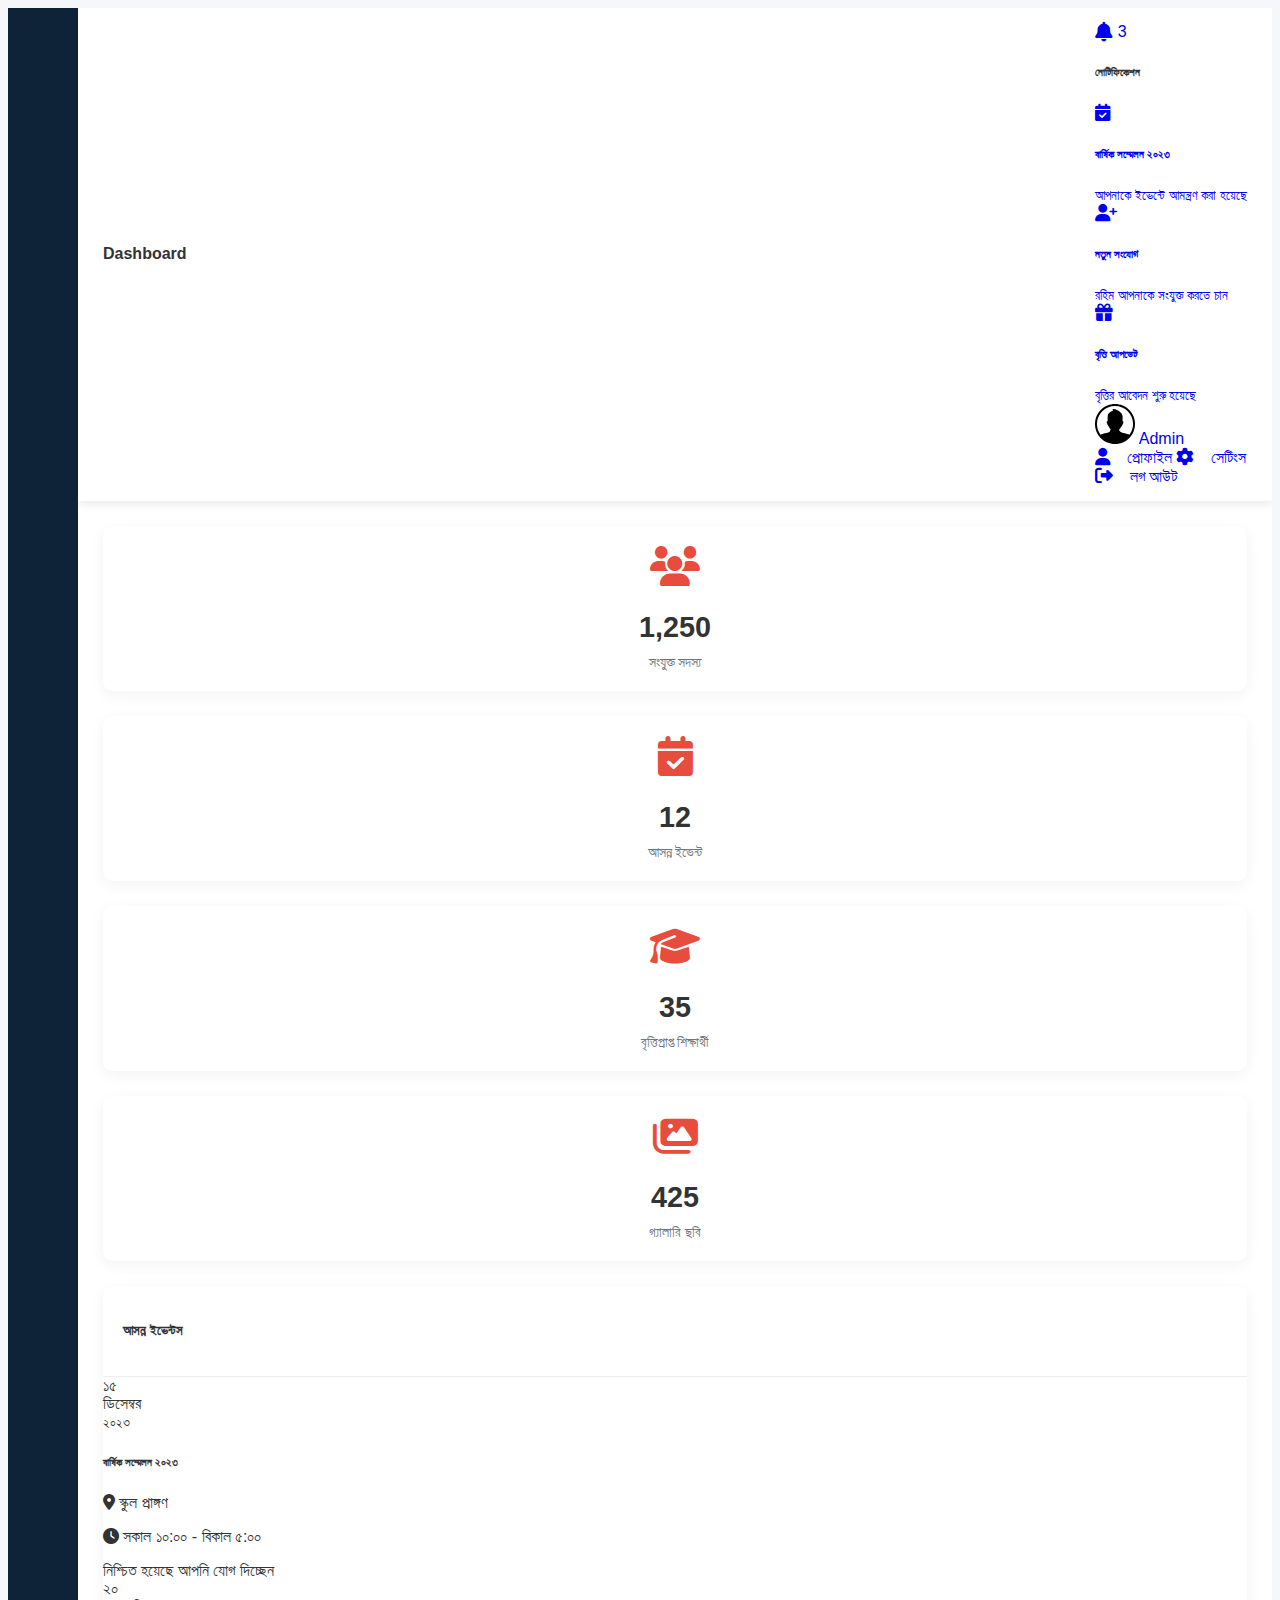
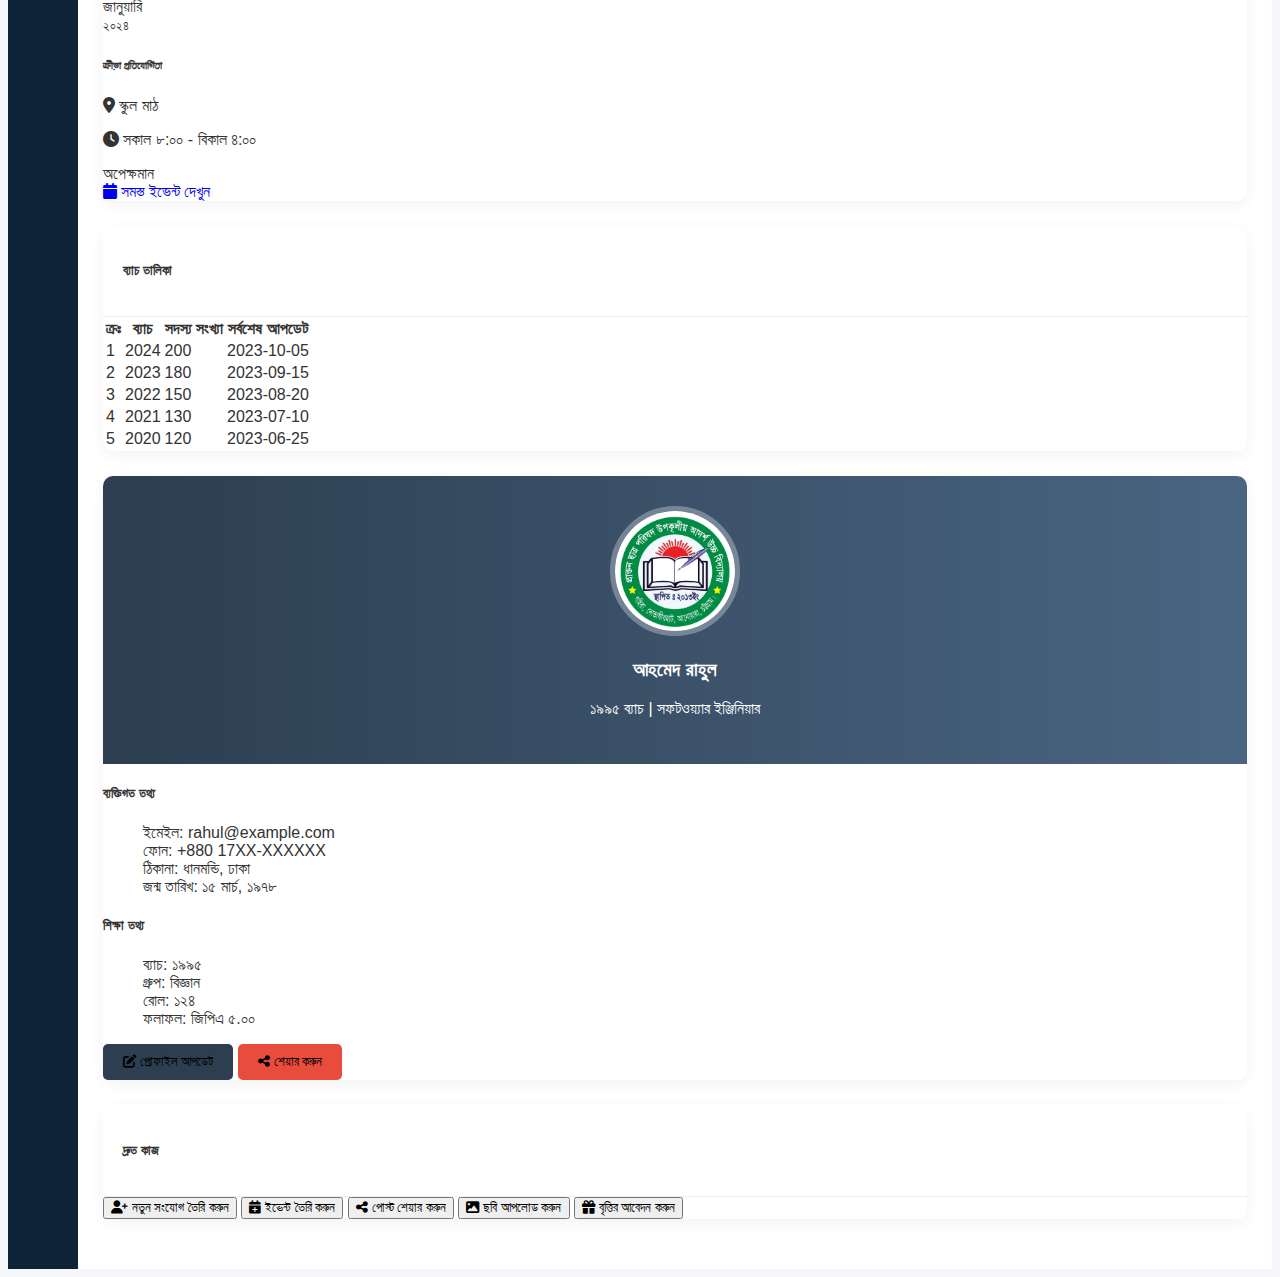
<file: dashboard.html>
<!DOCTYPE html>
<html>

<head>
    <meta charset="UTF-8">
    <meta http-equiv="X-UA-Compatible" content="IE=edge">
    <meta name="viewport" content="width=device-width, initial-scale=1.0">
    <title>Dashboard</title>
    <link href="https://cdn.lineicons.com/4.0/lineicons.css" rel="stylesheet" />
    <link href="https://cdn.jsdelivr.net/npm/bootstrap@5.3.2/dist/css/bootstrap.min.css" rel="stylesheet"
        integrity="sha384-T3c6CoIi6uLrA9TneNEoa7RxnatzjcDSCmG1MXxSR1GAsXEV/Dwwykc2MPK8M2HN" crossorigin="anonymous">
        <!-- Font Awesome -->
    <link rel="stylesheet" href="https://cdnjs.cloudflare.com/ajax/libs/font-awesome/6.4.0/css/all.min.css">
    <link rel="stylesheet" href="assets/css/dashboard.css">

</head>



<body>
    <div class="wrapper">
        <aside id="sidebar">
            <div class="d-flex">
                <button class="toggle-btn" type="button">
                    <i class="lni lni-grid-alt"></i>
                </button>
                <div class="sidebar-logo">
                    <a href="#">Dashboard</a>
                </div>
            </div>
            <ul class="sidebar-nav">
                <li class="sidebar-item">
                    <a href="#" class="sidebar-link">
                        <i class="lni lni-home"></i>
                        <span>Home</span>
                    </a>
                </li>
                <li class="sidebar-item">
                    <a href="#" class="sidebar-link">
                        <i class="lni lni-user"></i>
                        <span>Profile</span>
                    </a>
                </li>
                <li class="sidebar-item">
                    <a href="#" class="sidebar-link">
                        <i class="lni lni-agenda"></i>
                        <span>Task</span>
                    </a>
                </li>
                <li class="sidebar-item">
                    <a href="#" class="sidebar-link collapsed has-dropdown" data-bs-toggle="collapse"
                        data-bs-target="#auth" aria-expanded="false" aria-controls="auth">
                        <i class="lni lni-protection"></i>
                        <span>Auth</span>
                    </a>
                    <ul id="auth" class="sidebar-dropdown list-unstyled collapse" data-bs-parent="#sidebar">
                        <li class="sidebar-item">
                            <a href="#" class="sidebar-link">Login</a>
                        </li>
                        <li class="sidebar-item">
                            <a href="#" class="sidebar-link">Register</a>
                        </li>
                    </ul>
                </li>
                <li class="sidebar-item">
                    <a href="#" class="sidebar-link collapsed has-dropdown" data-bs-toggle="collapse"
                        data-bs-target="#multi" aria-expanded="false" aria-controls="multi">
                        <i class="lni lni-layout"></i>
                        <span>Multi Level</span>
                    </a>
                    <ul id="multi" class="sidebar-dropdown list-unstyled collapse" data-bs-parent="#sidebar">
                        <li class="sidebar-item">
                            <a href="#" class="sidebar-link collapsed" data-bs-toggle="collapse"
                                data-bs-target="#multi-two" aria-expanded="false" aria-controls="multi-two">
                                Two Links
                            </a>
                            <ul id="multi-two" class="sidebar-dropdown list-unstyled collapse">
                                <li class="sidebar-item">
                                    <a href="#" class="sidebar-link">Link 1</a>
                                </li>
                                <li class="sidebar-item">
                                    <a href="#" class="sidebar-link">Link 2</a>
                                </li>
                            </ul>
                        </li>
                    </ul>
                </li>
                <li class="sidebar-item">
                    <a href="#" class="sidebar-link">
                        <i class="lni lni-popup"></i>
                        <span>Notification</span>
                    </a>
                </li>
                <li class="sidebar-item">
                    <a href="#" class="sidebar-link">
                        <i class="lni lni-cog"></i>
                        <span>Setting</span>
                    </a>
                </li>
            </ul>
            <div class="sidebar-footer">
                <a href="#" class="sidebar-link">
                    <i class="lni lni-exit"></i>
                    <span>Logout</span>
                </a>
            </div>
        </aside>



        <div class="main">
        <!-- Topbar -->
            <div class="topbar">
                <div>
                    <h4>Dashboard</h4>
                </div>
                <div class="d-flex align-items-center">
                    <div class="dropdown me-4">
                        <a href="#" class="text-dark" id="notificationDropdown" data-bs-toggle="dropdown">
                            <i class="fas fa-bell fa-lg"></i>
                            <span class="badge bg-danger rounded-pill">3</span>
                        </a>
                        <div class="dropdown-menu dropdown-menu-end" aria-labelledby="notificationDropdown">
                            <h6 class="dropdown-header">নোটিফিকেশন</h6>
                            <a class="dropdown-item" href="#">
                                <div class="d-flex">
                                    <div class="flex-shrink-0 me-3">
                                        <i class="fas fa-calendar-check text-primary"></i>
                                    </div>
                                    <div class="flex-grow-1">
                                        <h6 class="mb-0">বার্ষিক সম্মেলন ২০২৩</h6>
                                        <small class="text-muted">আপনাকে ইভেন্টে আমন্ত্রণ করা হয়েছে</small>
                                    </div>
                                </div>
                            </a>
                            <a class="dropdown-item" href="#">
                                <div class="d-flex">
                                    <div class="flex-shrink-0 me-3">
                                        <i class="fas fa-user-plus text-success"></i>
                                    </div>
                                    <div class="flex-grow-1">
                                        <h6 class="mb-0">নতুন সংযোগ</h6>
                                        <small class="text-muted">রহিম আপনাকে সংযুক্ত করতে চান</small>
                                    </div>
                                </div>
                            </a>
                            <a class="dropdown-item" href="#">
                                <div class="d-flex">
                                    <div class="flex-shrink-0 me-3">
                                        <i class="fas fa-gift text-warning"></i>
                                    </div>
                                    <div class="flex-grow-1">
                                        <h6 class="mb-0">বৃত্তি আপডেট</h6>
                                        <small class="text-muted">বৃত্তির আবেদন শুরু হয়েছে</small>
                                    </div>
                                </div>
                            </a>
                        </div>
                    </div>

 <!-- top right Profile Dropdown section -->
                    <div class="dropdown">
                        <a href="#" class="d-flex align-items-center text-decoration-none dropdown-toggle" id="userDropdown" data-bs-toggle="dropdown">
                            <img src="assets/images/svg/profile.svg" alt="User" class="rounded-circle me-2" width="40" height="40">
                            <span>Admin</span>
                        </a>
                        <div class="dropdown-menu dropdown-menu-end" aria-labelledby="userDropdown">
                            <a class="dropdown-item" href="profile.html">
                                <i class="fas fa-user me-2"></i> প্রোফাইল
                            </a>
                            <a class="dropdown-item" href="#">
                                <i class="fas fa-cog me-2"></i> সেটিংস
                            </a>
                            <div class="dropdown-divider"></div>
                            <a class="dropdown-item" href="index.html">
                                <i class="fas fa-sign-out-alt me-2"></i> লগ আউট
                            </a>
                        </div>
                    </div>
                </div>
            </div>


            <!-- Main Content -->
            <!-- Content Area -->
            <div class="content-area">
                
                <!-- Stats Row -->
                <div class="row">
                    <div class="col-md-3">
                        <div class="card stat-card">
                            <i class="fas fa-users"></i>
                            <div class="number">1,250</div>
                            <div class="label">সংযুক্ত সদস্য</div>
                        </div>
                    </div>
                    <div class="col-md-3">
                        <div class="card stat-card">
                            <i class="fas fa-calendar-check"></i>
                            <div class="number">12</div>
                            <div class="label">আসন্ন ইভেন্ট</div>
                        </div>
                    </div>
                    <div class="col-md-3">
                        <div class="card stat-card">
                            <i class="fas fa-graduation-cap"></i>
                            <div class="number">35</div>
                            <div class="label">বৃত্তিপ্রাপ্ত শিক্ষার্থী</div>
                        </div>
                    </div>
                    <div class="col-md-3">
                        <div class="card stat-card">
                            <i class="fas fa-images"></i>
                            <div class="number">425</div>
                            <div class="label">গ্যালারি ছবি</div>
                        </div>
                    </div>
                </div>            



                <!-- Main Content Row -->
                <div class="row">

                    <!-- Left Column -->
                    <div class="col-md-8">

                        <!-- Events Card -->
                        <div class="card">
                            <div class="card-header">
                                <h5 class="mb-0">আসন্ন ইভেন্টস</h5>
                            </div>
                            
                            <div class="card-body">
                                <!-- Event Card 1 -->
                                <div class="d-flex mb-4">
                                    <div class="flex-shrink-0 me-3">
                                        <div class="bg-primary text-white text-center p-2 rounded" style="width: 80px;">
                                            <div class="fw-bold">১৫</div>
                                            <div>ডিসেম্বর</div>
                                            <small>২০২৩</small>
                                        </div>
                                    </div>
                                    <div class="flex-grow-1">
                                        <h6>বার্ষিক সম্মেলন ২০২৩</h6>
                                        <p class="text-muted mb-1">
                                            <i class="fas fa-map-marker-alt me-1"></i> স্কুল প্রাঙ্গণ
                                        </p>
                                        <p class="text-muted mb-1">
                                            <i class="fas fa-clock me-1"></i> সকাল ১০:০০ - বিকাল ৫:০০
                                        </p>
                                        <div class="mt-2">
                                            <span class="badge bg-success">নিশ্চিত হয়েছে</span>
                                            <span class="badge bg-info ms-2">আপনি যোগ দিচ্ছেন</span>
                                        </div>
                                    </div>
                                </div>
                                

                                <!-- Event Card 2 -->
                                <div class="d-flex mb-4">
                                    <div class="flex-shrink-0 me-3">
                                        <div class="bg-primary text-white text-center p-2 rounded" style="width: 80px;">
                                            <div class="fw-bold">২০</div>
                                            <div>জানুয়ারি</div>
                                            <small>২০২৪</small>
                                        </div>
                                    </div>
                                    <div class="flex-grow-1">
                                        <h6>ক্রীড়া প্রতিযোগিতা</h6>
                                        <p class="text-muted mb-1">
                                            <i class="fas fa-map-marker-alt me-1"></i> স্কুল মাঠ
                                        </p>
                                        <p class="text-muted mb-1">
                                            <i class="fas fa-clock me-1"></i> সকাল ৮:০০ - বিকাল ৪:০০
                                        </p>
                                        <div class="mt-2">
                                            <span class="badge bg-warning text-dark">অপেক্ষমান</span>
                                        </div>
                                    </div>
                                </div>
                                
                                <div class="text-center">
                                    <a href="#" class="btn btn-outline-primary">
                                        <i class="fas fa-calendar me-1"></i> সমস্ত ইভেন্ট দেখুন
                                    </a>
                                </div>
                            </div>
                        </div>

  <!-- Batch List Row -->
                 <div class="card">
                        <div class="card-header">
                            <h5 class="mb-0 fw-bold">ব্যাচ তালিকা</h5>
                        </div>
                        <table class="table table-striped table-bordered table-hover" id="batchTable">
                            <thead class="table-dark">
                                <tr>
                                    <th>ক্রঃ</th>
                                    <th>ব্যাচ</th>
                                    <th>সদস্য সংখ্যা</th>
                                    <th>সর্বশেষ আপডেট</th>
                                </tr>
                            </thead>
                            <tbody id="batchTableBody">                       
                                
                           
                            </tbody>
                        </table>


 <!-- Script for batch list -->
                    <script>
                        const batchData = [
                            {batch:'2024', members: 200, lastUpdate: '2023-10-05'},
                            {batch:'2023', members: 180, lastUpdate: '2023-09-15'},
                            {batch:'2022', members: 150, lastUpdate: '2023-08-20'},
                            {batch:'2021', members: 130, lastUpdate: '2023-07-10'},
                            {batch:'2020', members: 120, lastUpdate: '2023-06-25'}
                        ];
                        const batchTable = document.querySelector('table');
                        const batchTableBody = document.getElementById('batchTableBody');
                        batchData.forEach((batch, index) => {
                            const row = document.createElement('tr');
                            row.innerHTML = `
                                <td>${index + 1}</td>
                                <td>${batch.batch}</td>
                                <td>${batch.members}</td>
                                <td>${batch.lastUpdate}</td>
                            `;
                            batchTableBody.appendChild(row);
                        });
                       

                    </script>
                         
                 </div>



                        <!-- Profile Card -->
                        <div class="card">
                            <div class="profile-header">
                                <img src="assets/images/logo.jpeg" alt="Profile" class="profile-img">
                                <h3 class="mt-3">আহমেদ রাহুল</h3>
                                <p>১৯৯৫ ব্যাচ | সফটওয়্যার ইঞ্জিনিয়ার</p>
                            </div>
                            <div class="card-body">
                                <div class="row">
                                    <div class="col-md-6">
                                        <h5>ব্যক্তিগত তথ্য</h5>
                                        <ul class="list-group list-group-flush">
                                            <li class="list-group-item d-flex justify-content-between">
                                                <span>ইমেইল:</span>
                                                <span>rahul@example.com</span>
                                            </li>
                                            <li class="list-group-item d-flex justify-content-between">
                                                <span>ফোন:</span>
                                                <span>+880 17XX-XXXXXX</span>
                                            </li>
                                            <li class="list-group-item d-flex justify-content-between">
                                                <span>ঠিকানা:</span>
                                                <span>ধানমন্ডি, ঢাকা</span>
                                            </li>
                                            <li class="list-group-item d-flex justify-content-between">
                                                <span>জন্ম তারিখ:</span>
                                                <span>১৫ মার্চ, ১৯৭৮</span>
                                            </li>
                                        </ul>
                                    </div>
                                    <div class="col-md-6">
                                        <h5>শিক্ষা তথ্য</h5>
                                        <ul class="list-group list-group-flush">
                                            <li class="list-group-item d-flex justify-content-between">
                                                <span>ব্যাচ:</span>
                                                <span>১৯৯৫</span>
                                            </li>
                                            <li class="list-group-item d-flex justify-content-between">
                                                <span>গ্রুপ:</span>
                                                <span>বিজ্ঞান</span>
                                            </li>
                                            <li class="list-group-item d-flex justify-content-between">
                                                <span>রোল:</span>
                                                <span>১২৪</span>
                                            </li>
                                            <li class="list-group-item d-flex justify-content-between">
                                                <span>ফলাফল:</span>
                                                <span>জিপিএ ৫.০০</span>
                                            </li>
                                        </ul>
                                    </div>
                                </div>
                                <div class="mt-4 text-center">
                                    <button class="btn btn-primary me-2">
                                        <i class="fas fa-edit me-1"></i> প্রোফাইল আপডেট
                                    </button>
                                    <button class="btn btn-secondary">
                                        <i class="fas fa-share-alt me-1"></i> শেয়ার করুন
                                    </button>
                                </div>
                            </div>
                        </div>

                        
                    </div>
                    
                    <!-- Right Column -->
                    <div class="col-md-4">                        
                        <!-- Quick Actions -->
                        <div class="card">
                            <div class="card-header">
                                <h5 class="mb-0">দ্রুত কাজ</h5>
                            </div>
                            <div class="card-body">
                                <div class="d-grid gap-2">
                                    <button class="btn btn-outline-primary text-start">
                                        <i class="fas fa-user-plus me-2"></i> নতুন সংযোগ তৈরি করুন
                                    </button>
                                    <button class="btn btn-outline-primary text-start">
                                        <i class="fas fa-calendar-plus me-2"></i> ইভেন্ট তৈরি করুন
                                    </button>
                                    <button class="btn btn-outline-primary text-start">
                                        <i class="fas fa-share-alt me-2"></i> পোস্ট শেয়ার করুন
                                    </button>
                                    <button class="btn btn-outline-primary text-start">
                                        <i class="fas fa-image me-2"></i> ছবি আপলোড করুন
                                    </button>
                                    <button class="btn btn-outline-primary text-start">
                                        <i class="fas fa-gift me-2"></i> বৃত্তির আবেদন করুন
                                    </button>
                                </div>
                            </div>
                        </div>

                    </div>
                </div>
            </div>
           
        </div>
    </div>




    <script src="https://cdn.jsdelivr.net/npm/bootstrap@5.3.2/dist/js/bootstrap.bundle.min.js"
        integrity="sha384-C6RzsynM9kWDrMNeT87bh95OGNyZPhcTNXj1NW7RuBCsyN/o0jlpcV8Qyq46cDfL"
        crossorigin="anonymous">
    </script>

    <script>
        const hamBurger = document.querySelector(".toggle-btn");

hamBurger.addEventListener("click", function () {
  document.querySelector("#sidebar").classList.toggle("expand");
});

// Notification counter
        const notificationBadge = document.querySelector('#notificationDropdown .badge');
        document.querySelectorAll('.notification-item').forEach(item => {
            item.addEventListener('click', function() {
                let count = parseInt(notificationBadge.textContent);
                if (count > 0) {
                    notificationBadge.textContent = count - 1;
                }
                this.remove();
            });
        });
    </script>
</body>

</html>
</file>
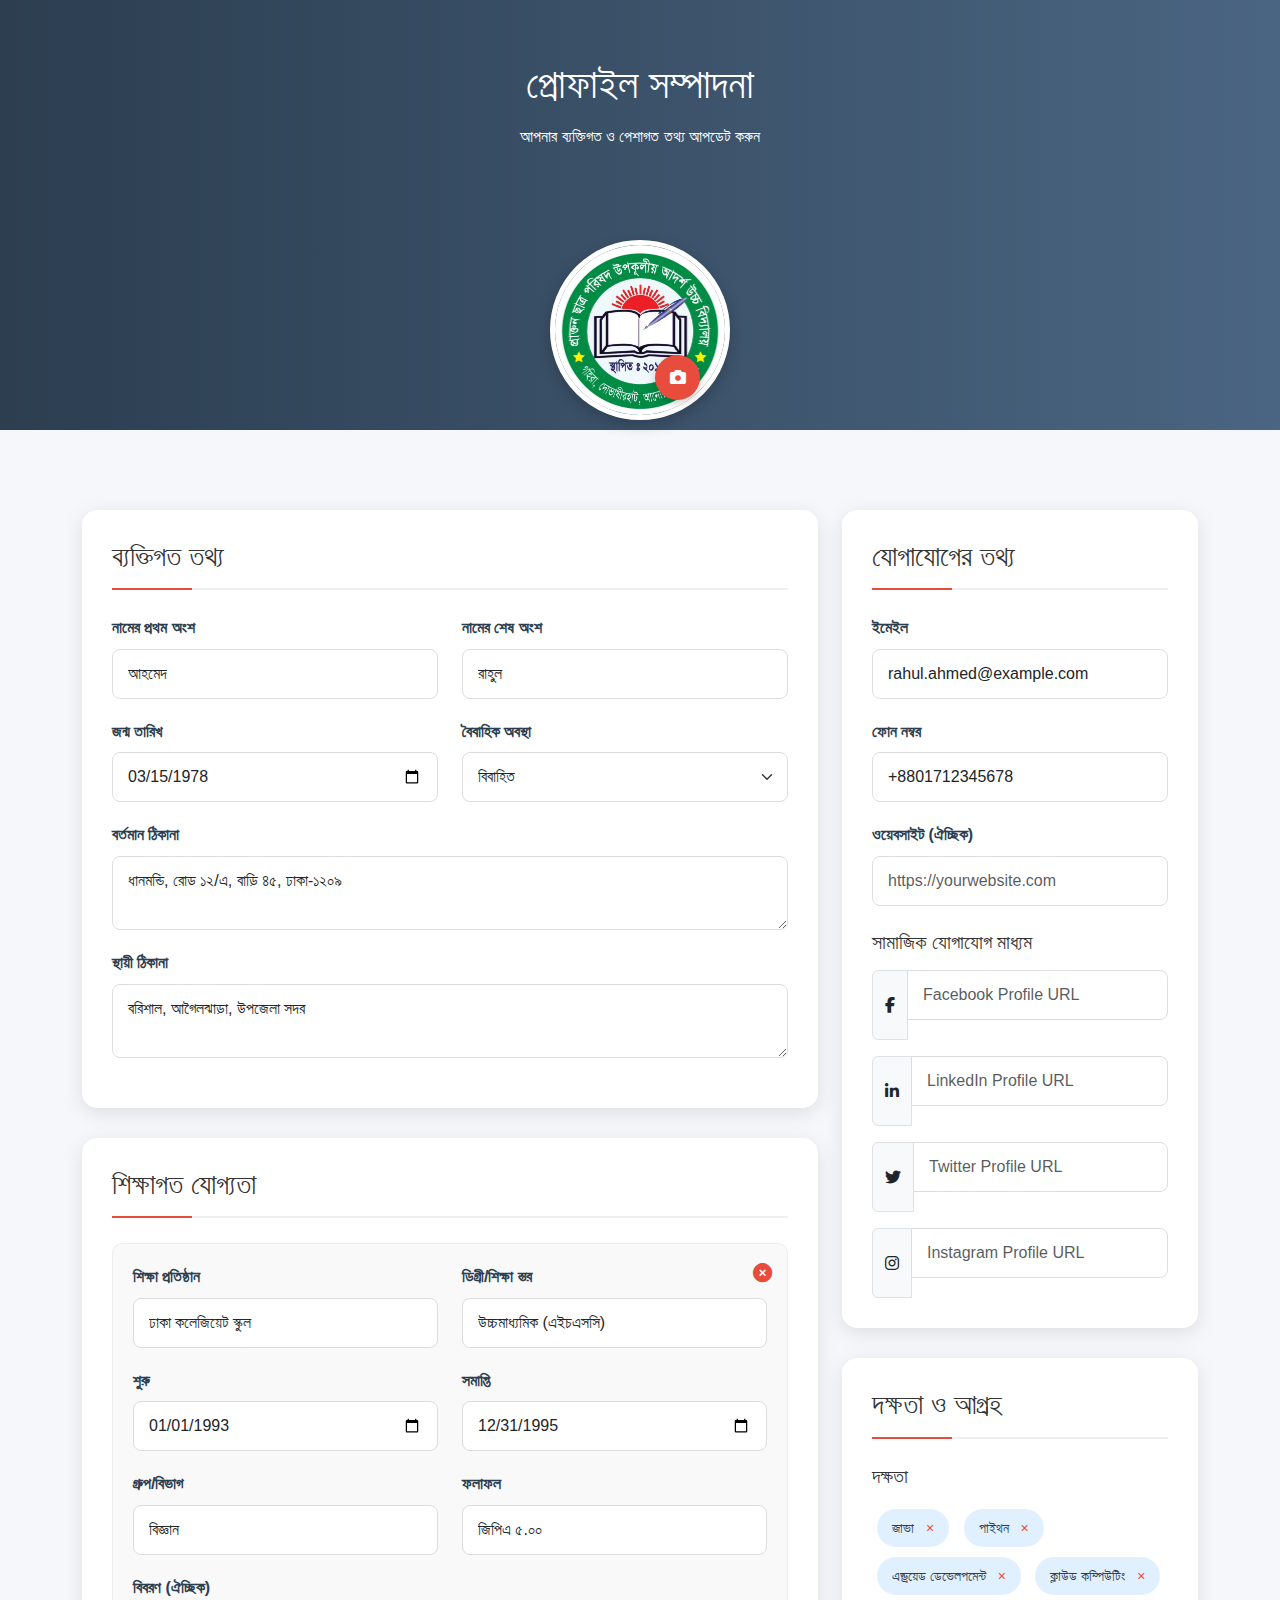
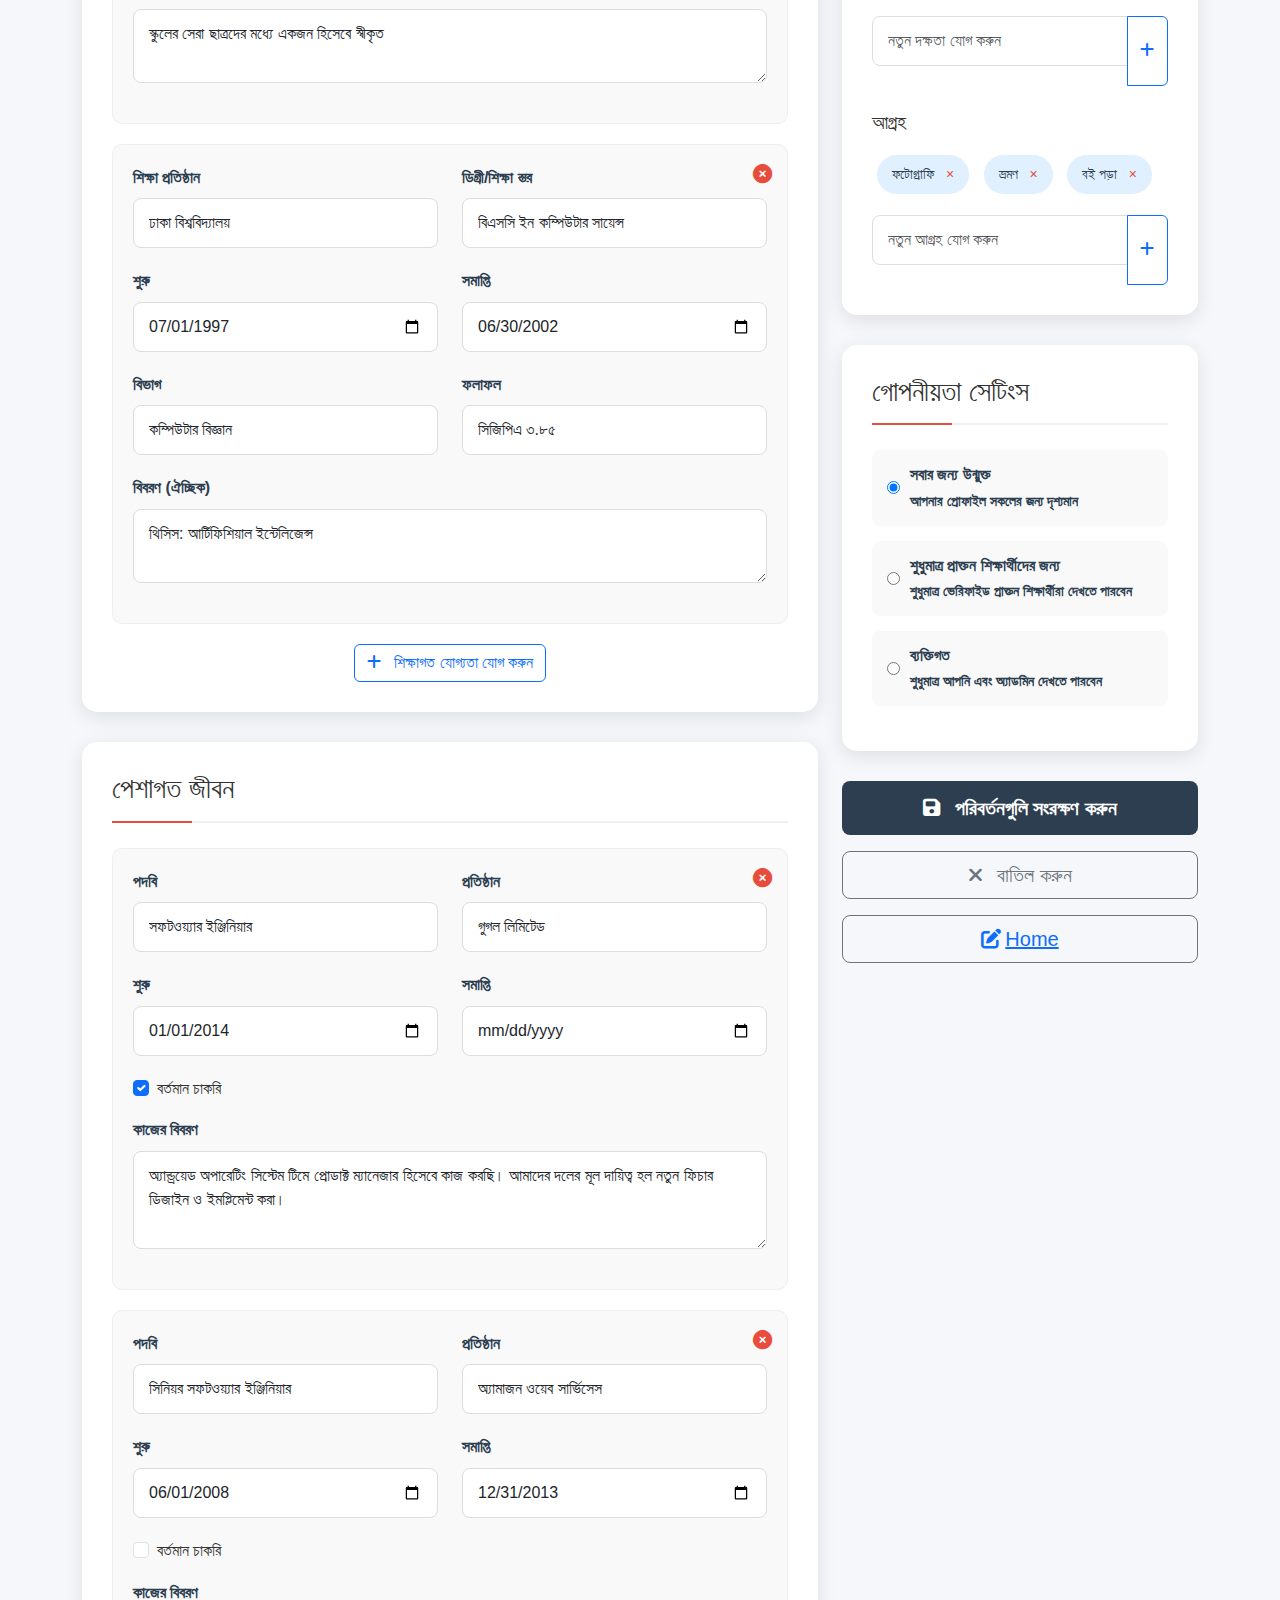
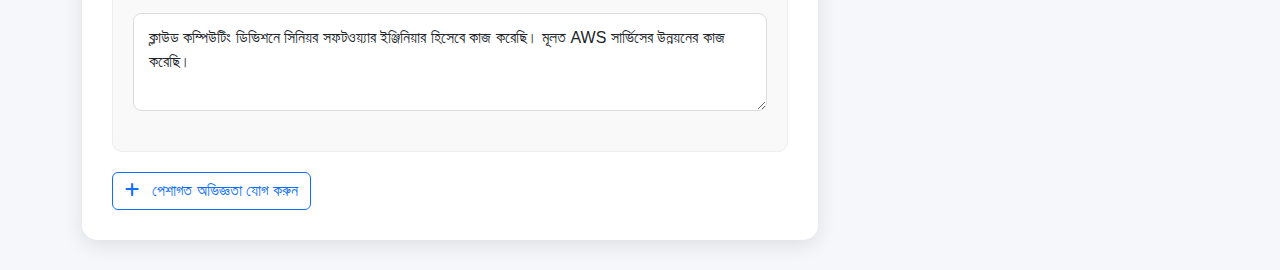
<file: profile_edit.html>
<!DOCTYPE html>
<html lang="bn">
<head>
    <meta charset="UTF-8">
    <meta name="viewport" content="width=device-width, initial-scale=1.0">
    <title>প্রোফাইল সম্পাদনা - ঢাকা কলেজিয়েট প্রাক্তন শিক্ষার্থী ফোরাম</title>
    <!-- Bootstrap 5 CSS -->
    <link href="https://cdn.jsdelivr.net/npm/bootstrap@5.3.0/dist/css/bootstrap.min.css" rel="stylesheet">
    <!-- Font Awesome -->
    <link rel="stylesheet" href="https://cdnjs.cloudflare.com/ajax/libs/font-awesome/6.4.0/css/all.min.css">
    <!-- Google Fonts -->
    <link href="https://fonts.maateen.me/solaiman-lipi/font.css" rel="stylesheet">
    <style>
        :root {
            --primary-color: #2c3e50;
            --secondary-color: #e74c3c;
            --light-color: #f8f9fa;
            --dark-color: #343a40;
        }
        
        body {
            font-family: 'SolaimanLipi', 'Hind Siliguri', sans-serif;
            background-color: #f5f7fb;
            color: #333;
            line-height: 1.6;
        }
        
        .profile-edit-header {
            background: linear-gradient(to right, var(--primary-color), #4a6582);
            color: white;
            padding: 60px 0 100px;
            position: relative;
            margin-bottom: 80px;
        }
        
        .profile-img-container {
            position: relative;
            width: 180px;
            height: 180px;
            margin: 0 auto;
        }
        
        .profile-img {
            width: 100%;
            height: 100%;
            border-radius: 50%;
            border: 5px solid white;
            object-fit: cover;
            position: absolute;
            bottom: -90px;
            left: 50%;
            transform: translateX(-50%);
            box-shadow: 0 5px 15px rgba(0, 0, 0, 0.2);
        }
        
        .profile-img-edit {
            position: absolute;
            bottom: -70px;
            right: 30px;
            width: 45px;
            height: 45px;
            border-radius: 50%;
            background: var(--secondary-color);
            color: white;
            display: flex;
            align-items: center;
            justify-content: center;
            cursor: pointer;
            z-index: 10;
            box-shadow: 0 3px 10px rgba(0, 0, 0, 0.2);
        }
        
        .profile-edit-section {
            background: white;
            border-radius: 15px;
            box-shadow: 0 5px 20px rgba(0, 0, 0, 0.1);
            padding: 30px;
            margin-bottom: 30px;
        }
        
        .section-title {
            position: relative;
            padding-bottom: 15px;
            margin-bottom: 25px;
            border-bottom: 2px solid #f0f0f0;
        }
        
        .section-title::after {
            content: '';
            position: absolute;
            bottom: -2px;
            left: 0;
            width: 80px;
            height: 2px;
            background: var(--secondary-color);
        }
        
        .form-label {
            font-weight: 600;
            color: var(--primary-color);
            margin-bottom: 8px;
        }
        
        .form-control, .form-select {
            padding: 12px 15px;
            border-radius: 8px;
            border: 1px solid #ddd;
            margin-bottom: 20px;
            transition: all 0.3s;
        }
        
        .form-control:focus, .form-select:focus {
            border-color: var(--primary-color);
            box-shadow: 0 0 0 0.2rem rgba(44, 62, 80, 0.1);
        }
        
        .btn-primary {
            background: var(--primary-color);
            border: none;
            padding: 12px 25px;
            border-radius: 8px;
            font-weight: 600;
            transition: all 0.3s;
        }
        
        .btn-primary:hover {
            background: #1a2530;
            transform: translateY(-2px);
            box-shadow: 0 5px 15px rgba(0, 0, 0, 0.1);
        }
        
        .btn-secondary {
            background: var(--secondary-color);
            border: none;
            padding: 12px 25px;
            border-radius: 8px;
            font-weight: 600;
            transition: all 0.3s;
        }
        
        .btn-secondary:hover {
            background: #c0392b;
            transform: translateY(-2px);
            box-shadow: 0 5px 15px rgba(0, 0, 0, 0.1);
        }
        
        .social-link {
            display: inline-flex;
            align-items: center;
            justify-content: center;
            width: 45px;
            height: 45px;
            border-radius: 50%;
            background: #f0f7ff;
            color: var(--primary-color);
            font-size: 18px;
            margin-right: 10px;
            transition: all 0.3s;
        }
        
        .social-link:hover {
            background: var(--primary-color);
            color: white;
            transform: translateY(-3px);
        }
        
        .skill-tag {
            display: inline-block;
            background: #e1f0ff;
            color: var(--primary-color);
            padding: 8px 15px;
            border-radius: 30px;
            margin: 5px;
            font-size: 14px;
            position: relative;
        }
        
        .skill-tag .remove-skill {
            margin-left: 8px;
            cursor: pointer;
            color: var(--secondary-color);
        }
        
        .add-skill-input {
            display: inline-flex;
            width: auto;
            min-width: 150px;
        }
        
        .education-item, .career-item {
            background: #f9f9f9;
            border-radius: 10px;
            padding: 20px;
            margin-bottom: 20px;
            position: relative;
            border: 1px solid #eee;
            transition: all 0.3s;
        }
        
        .education-item:hover {
            box-shadow: 0 5px 15px rgba(0, 0, 0, 0.05);
        }
        
        .remove-item {
            position: absolute;
            top: 15px;
            right: 15px;
            color: var(--secondary-color);
            cursor: pointer;
            font-size: 1.2rem;
            transition: all 0.3s;
        }
        
        .remove-item:hover {
            transform: scale(1.2);
        }
        
        .privacy-option {
            display: flex;
            align-items: center;
            padding: 12px 15px;
            background: #f9f9f9;
            border-radius: 8px;
            margin-bottom: 15px;
            cursor: pointer;
            transition: all 0.3s;
        }
        
        .privacy-option:hover {
            background: #eef7ff;
        }
        
        .privacy-option input {
            margin-right: 10px;
        }
        
        .add-education-btn-container {
            margin-top: 20px;
            text-align: center;
        }
        
        @media (max-width: 768px) {
            .profile-edit-header {
                padding: 50px 0 80px;
                margin-bottom: 60px;
            }
            
            .profile-img-container {
                width: 140px;
                height: 140px;
            }
            
            .profile-img {
                bottom: -70px;
            }
            
            .profile-img-edit {
                bottom: -50px;
                right: 20px;
            }
        }
    </style>
</head>
<body>
    <!-- Profile Edit Header -->
    <div class="profile-edit-header text-center">
        <div class="container">
            <h1 class="mb-3">প্রোফাইল সম্পাদনা</h1>
            <p class="mb-0">আপনার ব্যক্তিগত ও পেশাগত তথ্য আপডেট করুন</p>
            
            <div class="profile-img-container">
                <img src="../assets/images/logo.jpeg" alt="Profile" class="profile-img">
                <div class="profile-img-edit">
                    <i class="fas fa-camera"></i>
                    <input type="file" class="d-none" id="profileImageUpload">
                </div>
            </div>
        </div>
    </div>
    
    <!-- Main Content -->
    <div class="container">
        <form id="profileEditForm">
            <div class="row">
                <!-- Left Column -->
                <div class="col-lg-8">
                    <!-- Personal Information -->
                    <div class="profile-edit-section">
                        <h3 class="section-title">ব্যক্তিগত তথ্য</h3>
                        
                        <div class="row">
                            <div class="col-md-6">
                                <label for="firstName" class="form-label">নামের প্রথম অংশ</label>
                                <input type="text" class="form-control" id="firstName" value="আহমেদ">
                            </div>
                            <div class="col-md-6">
                                <label for="lastName" class="form-label">নামের শেষ অংশ</label>
                                <input type="text" class="form-control" id="lastName" value="রাহুল">
                            </div>
                        </div>
                        
                        <div class="row">
                            <div class="col-md-6">
                                <label for="birthDate" class="form-label">জন্ম তারিখ</label>
                                <input type="date" class="form-control" id="birthDate" value="1978-03-15">
                            </div>
                            <div class="col-md-6">
                                <label for="maritalStatus" class="form-label">বৈবাহিক অবস্থা</label>
                                <select class="form-select" id="maritalStatus">
                                    <option value="single">অবিবাহিত</option>
                                    <option value="married" selected>বিবাহিত</option>
                                    <option value="divorced">তালাকপ্রাপ্ত</option>
                                    <option value="widowed">বিধবা/বিধুর</option>
                                </select>
                            </div>
                        </div>
                        
                        <label for="currentAddress" class="form-label">বর্তমান ঠিকানা</label>
                        <textarea class="form-control" id="currentAddress" rows="2">ধানমন্ডি, রোড ১২/এ, বাড়ি ৪৫, ঢাকা-১২০৯</textarea>
                        
                        <label for="permanentAddress" class="form-label">স্থায়ী ঠিকানা</label>
                        <textarea class="form-control" id="permanentAddress" rows="2">বরিশাল, আগৈলঝাড়া, উপজেলা সদর</textarea>
                    </div>
                    
                    <!-- Education Information -->
                    <div class="profile-edit-section">
                        <h3 class="section-title">শিক্ষাগত যোগ্যতা</h3>
                        
                        <div id="education-container">
                            <div class="education-item">
                                <div class="remove-item">
                                    <i class="fas fa-times-circle"></i>
                                </div>
                                
                                <div class="row">
                                    <div class="col-md-6">
                                        <label class="form-label">শিক্ষা প্রতিষ্ঠান</label>
                                        <input type="text" class="form-control" value="ঢাকা কলেজিয়েট স্কুল">
                                    </div>
                                    <div class="col-md-6">
                                        <label class="form-label">ডিগ্রী/শিক্ষা স্তর</label>
                                        <input type="text" class="form-control" value="উচ্চমাধ্যমিক (এইচএসসি)">
                                    </div>
                                </div>
                                
                                <div class="row">
                                    <div class="col-md-6">
                                        <label class="form-label">শুরু</label>
                                        <input type="date" class="form-control" value="1993-01-01">
                                    </div>
                                    <div class="col-md-6">
                                        <label class="form-label">সমাপ্তি</label>
                                        <input type="date" class="form-control" value="1995-12-31">
                                    </div>
                                </div>
                                
                                <div class="row">
                                    <div class="col-md-6">
                                        <label class="form-label">গ্রুপ/বিভাগ</label>
                                        <input type="text" class="form-control" value="বিজ্ঞান">
                                    </div>
                                    <div class="col-md-6">
                                        <label class="form-label">ফলাফল</label>
                                        <input type="text" class="form-control" value="জিপিএ ৫.০০">
                                    </div>
                                </div>
                                
                                <label class="form-label">বিবরণ (ঐচ্ছিক)</label>
                                <textarea class="form-control" rows="2">স্কুলের সেরা ছাত্রদের মধ্যে একজন হিসেবে স্বীকৃত</textarea>
                            </div>
                            
                            <div class="education-item">
                                <div class="remove-item">
                                    <i class="fas fa-times-circle"></i>
                                </div>
                                
                                <div class="row">
                                    <div class="col-md-6">
                                        <label class="form-label">শিক্ষা প্রতিষ্ঠান</label>
                                        <input type="text" class="form-control" value="ঢাকা বিশ্ববিদ্যালয়">
                                    </div>
                                    <div class="col-md-6">
                                        <label class="form-label">ডিগ্রী/শিক্ষা স্তর</label>
                                        <input type="text" class="form-control" value="বিএসসি ইন কম্পিউটার সায়েন্স">
                                    </div>
                                </div>
                                
                                <div class="row">
                                    <div class="col-md-6">
                                        <label class="form-label">শুরু</label>
                                        <input type="date" class="form-control" value="1997-07-01">
                                    </div>
                                    <div class="col-md-6">
                                        <label class="form-label">সমাপ্তি</label>
                                        <input type="date" class="form-control" value="2002-06-30">
                                    </div>
                                </div>
                                
                                <div class="row">
                                    <div class="col-md-6">
                                        <label class="form-label">বিভাগ</label>
                                        <input type="text" class="form-control" value="কম্পিউটার বিজ্ঞান">
                                    </div>
                                    <div class="col-md-6">
                                        <label class="form-label">ফলাফল</label>
                                        <input type="text" class="form-control" value="সিজিপিএ ৩.৮৫">
                                    </div>
                                </div>
                                
                                <label class="form-label">বিবরণ (ঐচ্ছিক)</label>
                                <textarea class="form-control" rows="2">থিসিস: আর্টিফিশিয়াল ইন্টেলিজেন্স</textarea>
                            </div>
                        </div>
                        
                        <div class="add-education-btn-container">
                            <button type="button" class="btn btn-outline-primary" id="add-education-btn">
                                <i class="fas fa-plus me-2"></i> শিক্ষাগত যোগ্যতা যোগ করুন
                            </button>
                        </div>
                    </div>
                    
                    <!-- Career Information -->
                    <div class="profile-edit-section">
                        <h3 class="section-title">পেশাগত জীবন</h3>
                        
                        <div class="career-item">
                            <div class="remove-item">
                                <i class="fas fa-times-circle"></i>
                            </div>
                            
                            <div class="row">
                                <div class="col-md-6">
                                    <label class="form-label">পদবি</label>
                                    <input type="text" class="form-control" value="সফটওয়্যার ইঞ্জিনিয়ার">
                                </div>
                                <div class="col-md-6">
                                    <label class="form-label">প্রতিষ্ঠান</label>
                                    <input type="text" class="form-control" value="গুগল লিমিটেড">
                                </div>
                            </div>
                            
                            <div class="row">
                                <div class="col-md-6">
                                    <label class="form-label">শুরু</label>
                                    <input type="date" class="form-control" value="2014-01-01">
                                </div>
                                <div class="col-md-6">
                                    <label class="form-label">সমাপ্তি</label>
                                    <input type="date" class="form-control" placeholder="বর্তমান চাকরির ক্ষেত্রে খালি রাখুন">
                                </div>
                            </div>
                            
                            <div class="form-check mb-3">
                                <input class="form-check-input" type="checkbox" id="currentJob" checked>
                                <label class="form-check-label" for="currentJob">
                                    বর্তমান চাকরি
                                </label>
                            </div>
                            
                            <label class="form-label">কাজের বিবরণ</label>
                            <textarea class="form-control" rows="3">অ্যান্ড্রয়েড অপারেটিং সিস্টেম টিমে প্রোডাক্ট ম্যানেজার হিসেবে কাজ করছি। আমাদের দলের মূল দায়িত্ব হল নতুন ফিচার ডিজাইন ও ইমপ্লিমেন্ট করা।</textarea>
                        </div>
                        
                        <div class="career-item">
                            <div class="remove-item">
                                <i class="fas fa-times-circle"></i>
                            </div>
                            
                            <div class="row">
                                <div class="col-md-6">
                                    <label class="form-label">পদবি</label>
                                    <input type="text" class="form-control" value="সিনিয়র সফটওয়্যার ইঞ্জিনিয়ার">
                                </div>
                                <div class="col-md-6">
                                    <label class="form-label">প্রতিষ্ঠান</label>
                                    <input type="text" class="form-control" value="অ্যামাজন ওয়েব সার্ভিসেস">
                                </div>
                            </div>
                            
                            <div class="row">
                                <div class="col-md-6">
                                    <label class="form-label">শুরু</label>
                                    <input type="date" class="form-control" value="2008-06-01">
                                </div>
                                <div class="col-md-6">
                                    <label class="form-label">সমাপ্তি</label>
                                    <input type="date" class="form-control" value="2013-12-31">
                                </div>
                            </div>
                            
                            <div class="form-check mb-3">
                                <input class="form-check-input" type="checkbox" id="currentJob2">
                                <label class="form-check-label" for="currentJob2">
                                    বর্তমান চাকরি
                                </label>
                            </div>
                            
                            <label class="form-label">কাজের বিবরণ</label>
                            <textarea class="form-control" rows="3">ক্লাউড কম্পিউটিং ডিভিশনে সিনিয়র সফটওয়্যার ইঞ্জিনিয়ার হিসেবে কাজ করেছি। মূলত AWS সার্ভিসের উন্নয়নের কাজ করেছি।</textarea>
                        </div>
                        
                        <button type="button" class="btn btn-outline-primary">
                            <i class="fas fa-plus me-2"></i> পেশাগত অভিজ্ঞতা যোগ করুন
                        </button>
                    </div>
                </div>
                
                <!-- Right Column -->
                <div class="col-lg-4">
                    <!-- Contact Information -->
                    <div class="profile-edit-section">
                        <h3 class="section-title">যোগাযোগের তথ্য</h3>
                        
                        <label for="email" class="form-label">ইমেইল</label>
                        <input type="email" class="form-control" id="email" value="rahul.ahmed@example.com">
                        
                        <label for="phone" class="form-label">ফোন নম্বর</label>
                        <input type="tel" class="form-control" id="phone" value="+8801712345678">
                        
                        <label for="website" class="form-label">ওয়েবসাইট (ঐচ্ছিক)</label>
                        <input type="url" class="form-control" id="website" placeholder="https://yourwebsite.com">
                        
                        <h5 class="mt-4 mb-3">সামাজিক যোগাযোগ মাধ্যম</h5>
                        
                        <div class="input-group mb-3">
                            <span class="input-group-text">
                                <i class="fab fa-facebook-f"></i>
                            </span>
                            <input type="url" class="form-control" placeholder="Facebook Profile URL">
                        </div>
                        
                        <div class="input-group mb-3">
                            <span class="input-group-text">
                                <i class="fab fa-linkedin-in"></i>
                            </span>
                            <input type="url" class="form-control" placeholder="LinkedIn Profile URL">
                        </div>
                        
                        <div class="input-group mb-3">
                            <span class="input-group-text">
                                <i class="fab fa-twitter"></i>
                            </span>
                            <input type="url" class="form-control" placeholder="Twitter Profile URL">
                        </div>
                        
                        <div class="input-group">
                            <span class="input-group-text">
                                <i class="fab fa-instagram"></i>
                            </span>
                            <input type="url" class="form-control" placeholder="Instagram Profile URL">
                        </div>
                    </div>
                    
                    <!-- Skills & Interests -->
                    <div class="profile-edit-section">
                        <h3 class="section-title">দক্ষতা ও আগ্রহ</h3>
                        
                        <h5 class="mt-4 mb-3">দক্ষতা</h5>
                        <div id="skills-container">
                            <span class="skill-tag">জাভা <span class="remove-skill">&times;</span></span>
                            <span class="skill-tag">পাইথন <span class="remove-skill">&times;</span></span>
                            <span class="skill-tag">এন্ড্রয়েড ডেভেলপমেন্ট <span class="remove-skill">&times;</span></span>
                            <span class="skill-tag">ক্লাউড কম্পিউটিং <span class="remove-skill">&times;</span></span>
                        </div>
                        
                        <div class="input-group mt-3">
                            <input type="text" class="form-control add-skill-input" id="newSkill" placeholder="নতুন দক্ষতা যোগ করুন">
                            <button class="btn btn-outline-primary" type="button" id="addSkillBtn">
                                <i class="fas fa-plus"></i>
                            </button>
                        </div>
                        
                        <h5 class="mt-4 mb-3">আগ্রহ</h5>
                        <div id="interests-container">
                            <span class="skill-tag">ফটোগ্রাফি <span class="remove-skill">&times;</span></span>
                            <span class="skill-tag">ভ্রমণ <span class="remove-skill">&times;</span></span>
                            <span class="skill-tag">বই পড়া <span class="remove-skill">&times;</span></span>
                        </div>
                        
                        <div class="input-group mt-3">
                            <input type="text" class="form-control add-skill-input" id="newInterest" placeholder="নতুন আগ্রহ যোগ করুন">
                            <button class="btn btn-outline-primary" type="button" id="addInterestBtn">
                                <i class="fas fa-plus"></i>
                            </button>
                        </div>
                    </div>
                    
                    <!-- Privacy Settings -->
                    <div class="profile-edit-section">
                        <h3 class="section-title">গোপনীয়তা সেটিংস</h3>
                        
                        <div class="privacy-option">
                            <input type="radio" name="privacy" id="privacyPublic" checked>
                            <label for="privacyPublic" class="form-label mb-0">
                                <strong>সবার জন্য উন্মুক্ত</strong><br>
                                <small>আপনার প্রোফাইল সকলের জন্য দৃশ্যমান</small>
                            </label>
                        </div>
                        
                        <div class="privacy-option">
                            <input type="radio" name="privacy" id="privacyAlumni">
                            <label for="privacyAlumni" class="form-label mb-0">
                                <strong>শুধুমাত্র প্রাক্তন শিক্ষার্থীদের জন্য</strong><br>
                                <small>শুধুমাত্র ভেরিফাইড প্রাক্তন শিক্ষার্থীরা দেখতে পারবেন</small>
                            </label>
                        </div>
                        
                        <div class="privacy-option">
                            <input type="radio" name="privacy" id="privacyPrivate">
                            <label for="privacyPrivate" class="form-label mb-0">
                                <strong>ব্যক্তিগত</strong><br>
                                <small>শুধুমাত্র আপনি এবং অ্যাডমিন দেখতে পারবেন</small>
                            </label>
                        </div>
                    </div>
                    
                    <!-- Save Buttons -->
                    <div class="d-grid gap-3 mt-4">
                            <button type="submit" class="btn btn-primary btn-lg">
                            <i class="fas fa-save me-2"></i> পরিবর্তনগুলি সংরক্ষণ করুন
                        </button>
                        <button type="button" class="btn btn-outline-secondary btn-lg">
                            <i class="fas fa-times me-2"></i> বাতিল করুন
                        </button>
                        <button type="button" class="btn btn-outline-secondary btn-lg">
                            <a href="profile.html">
                        <i class="fas fa-edit me-1"></i>Home
                    </a>
                        </button>
                    </div>
                </div>
            </div>
        </form>
    </div>
    
    <!-- Bootstrap JS -->
    <script src="https://cdn.jsdelivr.net/npm/bootstrap@5.3.0/dist/js/bootstrap.bundle.min.js"></script>
    <script>
        // Profile image upload
        document.querySelector('.profile-img-edit').addEventListener('click', function() {
            document.getElementById('profileImageUpload').click();
        });
        
        document.getElementById('profileImageUpload').addEventListener('change', function(e) {
            if (e.target.files && e.target.files[0]) {
                const reader = new FileReader();
                
                reader.onload = function(event) {
                    document.querySelector('.profile-img').src = event.target.result;
                }
                
                reader.readAsDataURL(e.target.files[0]);
            }
        });
        
        // Add new skill
        document.getElementById('addSkillBtn').addEventListener('click', function() {
            const newSkill = document.getElementById('newSkill').value.trim();
            if (newSkill) {
                const skillTag = document.createElement('span');
                skillTag.className = 'skill-tag';
                skillTag.innerHTML = `${newSkill} <span class="remove-skill">&times;</span>`;
                
                document.getElementById('skills-container').appendChild(skillTag);
                document.getElementById('newSkill').value = '';
                
                // Add remove functionality
                skillTag.querySelector('.remove-skill').addEventListener('click', function() {
                    skillTag.remove();
                });
            }
        });
        
        // Add new interest
        document.getElementById('addInterestBtn').addEventListener('click', function() {
            const newInterest = document.getElementById('newInterest').value.trim();
            if (newInterest) {
                const interestTag = document.createElement('span');
                interestTag.className = 'skill-tag';
                interestTag.innerHTML = `${newInterest} <span class="remove-skill">&times;</span>`;
                
                document.getElementById('interests-container').appendChild(interestTag);
                document.getElementById('newInterest').value = '';
                
                // Add remove functionality
                interestTag.querySelector('.remove-skill').addEventListener('click', function() {
                    interestTag.remove();
                });
            }
        });
        
        // Remove existing skills/interests
        document.querySelectorAll('.remove-skill').forEach(item => {
            item.addEventListener('click', function() {
                this.parentElement.remove();
            });
        });
        
        // Remove education/career items
        document.querySelectorAll('.remove-item').forEach(item => {
            item.addEventListener('click', function() {
                this.closest('.education-item, .career-item').remove();
            });
        });
        
        // Add new education item
        document.getElementById('add-education-btn').addEventListener('click', function() {
            const educationContainer = document.getElementById('education-container');
            const newIndex = educationContainer.children.length + 1;
            
            const newEducationItem = document.createElement('div');
            newEducationItem.className = 'education-item';
            newEducationItem.innerHTML = `
                <div class="remove-item">
                    <i class="fas fa-times-circle"></i>
                </div>
                <div class="row">
                    <div class="col-md-6">
                        <label class="form-label">শিক্ষা প্রতিষ্ঠান</label>
                        <input type="text" class="form-control" placeholder="শিক্ষা প্রতিষ্ঠানের নাম">
                    </div>
                    <div class="col-md-6">
                        <label class="form-label">ডিগ্রী/শিক্ষা স্তর</label>
                        <input type="text" class="form-control" placeholder="ডিগ্রী বা শিক্ষার স্তর">
                    </div>
                </div>
                <div class="row">
                    <div class="col-md-6">
                        <label class="form-label">শুরু</label>
                        <input type="date" class="form-control">
                    </div>
                    <div class="col-md-6">
                        <label class="form-label">সমাপ্তি</label>
                        <input type="date" class="form-control">
                    </div>
                </div>
                <div class="row">
                    <div class="col-md-6">
                        <label class="form-label">গ্রুপ/বিভাগ</label>
                        <input type="text" class="form-control" placeholder="গ্রুপ বা বিভাগ">
                    </div>
                    <div class="col-md-6">
                        <label class="form-label">ফলাফল</label>
                        <input type="text" class="form-control" placeholder="ফলাফল">
                    </div>
                </div>
                <label class="form-label">বিবরণ (ঐচ্ছিক)</label>
                <textarea class="form-control" rows="2" placeholder="বিবরণ"></textarea>
            `;
            
            educationContainer.appendChild(newEducationItem);
            
            // Add remove functionality to the new item
            newEducationItem.querySelector('.remove-item').addEventListener('click', function() {
                newEducationItem.remove();
            });
        });
        
        // Form submission
        document.getElementById('profileEditForm').addEventListener('submit', function(e) {
            e.preventDefault();
            alert('আপনার প্রোফাইল সফলভাবে আপডেট করা হয়েছে!');
            
            // In a real application, you would submit the form data to the server here
        });
    </script>
</body>
</html>
</file>
<file: assets/css/dashboard.css>
@import url('https://fonts.googleapis.com/css2?family=Poppins:wght@400;600&display=swap');

::after,
::before {
    box-sizing: border-box;
    margin: 0;
    padding: 0;
}
        :root {
            --primary-color: #2c3e50;
            --secondary-color: #e74c3c;
            --light-color: #f8f9fa;
            --dark-color: #343a40;
        }
        
        body {
            font-family: 'SolaimanLipi', 'Hind Siliguri', sans-serif;
            background-color: #f5f7fb;
            color: #333;
        }
        
a {
    text-decoration: none;
}

li {
    list-style: none;
}

.wrapper {
    display: flex;
}

.main {
    display: flex;
    flex-direction: column;
    min-height: 100vh;
    width: 100%;
    overflow: hidden;
    transition: all 0.35s ease-in-out;
    background-color: #fff;
    min-width: 0;
}

#sidebar {
    width: 70px;
    min-width: 70px;
    z-index: 1000;
    transition: all .25s ease-in-out;
    background-color: #0e2238;
    display: flex;
    flex-direction: column;
}

#sidebar.expand {
    width: 260px;
    min-width: 260px;
}

.toggle-btn {
    background-color: transparent;
    cursor: pointer;
    border: 0;
    padding: 1rem 1.5rem;
}

.toggle-btn i {
    font-size: 1.5rem;
    color: #FFF;
}

.sidebar-logo {
    margin: auto 0;
}

.sidebar-logo a {
    color: #FFF;
    font-size: 1.15rem;
    font-weight: 600;
}

#sidebar:not(.expand) .sidebar-logo,
#sidebar:not(.expand) a.sidebar-link span {
    display: none;
}

#sidebar.expand .sidebar-logo,
#sidebar.expand a.sidebar-link span {
    animation: fadeIn .25s ease;
}

@keyframes fadeIn {
    0% {
        opacity: 0;
    }

    100% {
        opacity: 1;
    }
}

.sidebar-nav {
    padding: 2rem 0;
    flex: 1 1 auto;
}

a.sidebar-link {
    padding: .625rem 1.625rem;
    color: #FFF;
    display: block;
    font-size: 0.9rem;
    white-space: nowrap;
    border-left: 3px solid transparent;
}

.sidebar-link i,
.dropdown-item i {
    font-size: 1.1rem;
    margin-right: .75rem;
}

a.sidebar-link:hover {
    background-color: rgba(255, 255, 255, .075);
    border-left: 3px solid #3b7ddd;
}

.sidebar-item {
    position: relative;
}

#sidebar:not(.expand) .sidebar-item .sidebar-dropdown {
    position: absolute;
    top: 0;
    left: 70px;
    background-color: #0e2238;
    padding: 0;
    min-width: 15rem;
    display: none;
}

#sidebar:not(.expand) .sidebar-item:hover .has-dropdown+.sidebar-dropdown {
    display: block;
    max-height: 15em;
    width: 100%;
    opacity: 1;
}

#sidebar.expand .sidebar-link[data-bs-toggle="collapse"]::after {
    border: solid;
    border-width: 0 .075rem .075rem 0;
    content: "";
    display: inline-block;
    padding: 2px;
    position: absolute;
    right: 1.5rem;
    top: 1.4rem;
    transform: rotate(-135deg);
    transition: all .2s ease-out;
}

#sidebar.expand .sidebar-link[data-bs-toggle="collapse"].collapsed::after {
    transform: rotate(45deg);
    transition: all .2s ease-out;
}

.navbar {
    background-color: #f5f5f5;
    box-shadow: 0 0 2rem 0 rgba(33, 37, 41, .1);
}

.navbar-expand .navbar-collapse {
    min-width: 200px;
}





  .main-content {
            flex: 1;
            overflow-x: hidden;
        }
        
        .topbar {
            background: white;
            box-shadow: 0 2px 10px rgba(0, 0, 0, 0.1);
            padding: 15px 25px;
            display: flex;
            justify-content: space-between;
            align-items: center;
        }
        
        .content-area {
            padding: 25px;
        }


@media (min-width: 768px) {}





 /* Cards */
        .card {
            border: none;
            border-radius: 10px;
            box-shadow: 0 4px 15px rgba(0, 0, 0, 0.05);
            margin-bottom: 25px;
            transition: transform 0.3s, box-shadow 0.3s;
        }
        
        .card:hover {
            transform: translateY(-5px);
            box-shadow: 0 10px 25px rgba(0, 0, 0, 0.1);
        }
        
        .card-header {
            background: white;
            border-bottom: 1px solid #eee;
            font-weight: 600;
            padding: 15px 20px;
            border-radius: 10px 10px 0 0 !important;
        }
        
        /* Stats */
        .stat-card {
            text-align: center;
            padding: 20px;
        }
        
        .stat-card i {
            font-size: 2.5rem;
            color: var(--secondary-color);
            margin-bottom: 15px;
        }
        
        .stat-card .number {
            font-size: 1.8rem;
            font-weight: 700;
            margin: 10px 0;
        }
        
        .stat-card .label {
            color: #6c757d;
            font-size: 0.9rem;
        }
        
        /* Forms */
        .form-control {
            padding: 10px 15px;
            border-radius: 5px;
            border: 1px solid #ddd;
            margin-bottom: 15px;
        }
        
        .form-control:focus {
            border-color: var(--primary-color);
            box-shadow: 0 0 0 0.2rem rgba(44, 62, 80, 0.1);
        }
        
        .btn-primary {
            background: var(--primary-color);
            border: none;
            padding: 10px 20px;
            border-radius: 5px;
        }
        
        .btn-primary:hover {
            background: #1a2530;
        }
        
        .btn-secondary {
            background: var(--secondary-color);
            border: none;
            padding: 10px 20px;
            border-radius: 5px;
        }
        
        .btn-secondary:hover {
            background: #c0392b;
        }
        
        
        /* Profile */
        .profile-header {
            text-align: center;
            padding: 30px 0;
            background: linear-gradient(to right, var(--primary-color), #4a6582);
            color: white;
            border-radius: 10px 10px 0 0;
        }
        
        .profile-img {
            width: 120px;
            height: 120px;
            border-radius: 50%;
            border: 5px solid rgba(255, 255, 255, 0.3);
            object-fit: cover;
        }
        
        /* Auth Pages */
        .auth-container {
            display: flex;
            min-height: 100vh;
            align-items: center;
            justify-content: center;
            background: url('https://images.unsplash.com/photo-1523050854058-8df90110c9f1?ixlib=rb-4.0.3&auto=format&fit=crop&w=1950&q=80') no-repeat center center;
            background-size: cover;
        }
        
        .auth-card {
            background: white;
            border-radius: 15px;
            box-shadow: 0 10px 30px rgba(0, 0, 0, 0.15);
            width: 100%;
            max-width: 450px;
            overflow: hidden;
        }
        
        .auth-header {
            background: var(--primary-color);
            color: white;
            padding: 25px;
            text-align: center;
        }
        
        .auth-body {
            padding: 30px;
        }
        
        .social-login {
            display: flex;
            justify-content: center;
            gap: 15px;
            margin: 20px 0;
        }
        
        .social-btn {
            width: 45px;
            height: 45px;
            border-radius: 50%;
            display: flex;
            align-items: center;
            justify-content: center;
            color: white;
            font-size: 1.2rem;
        }
        
        .facebook {
            background: #3b5998;
        }
        
        .google {
            background: #dd4b39;
        }
        
        .twitter {
            background: #1da1f2;
        }
        
        /* Responsive */
        @media (max-width: 768px) {
            .sidebar {
                width: 70px;
            }
            
            .sidebar .logo span,
            .sidebar .nav-link span {
                display: none;
            }
            
            .sidebar .nav-link {
                text-align: center;
                padding: 15px 5px;
            }
            
            .sidebar .nav-link i {
                margin-right: 0;
                font-size: 1.2rem;
            }
        }
</file>
